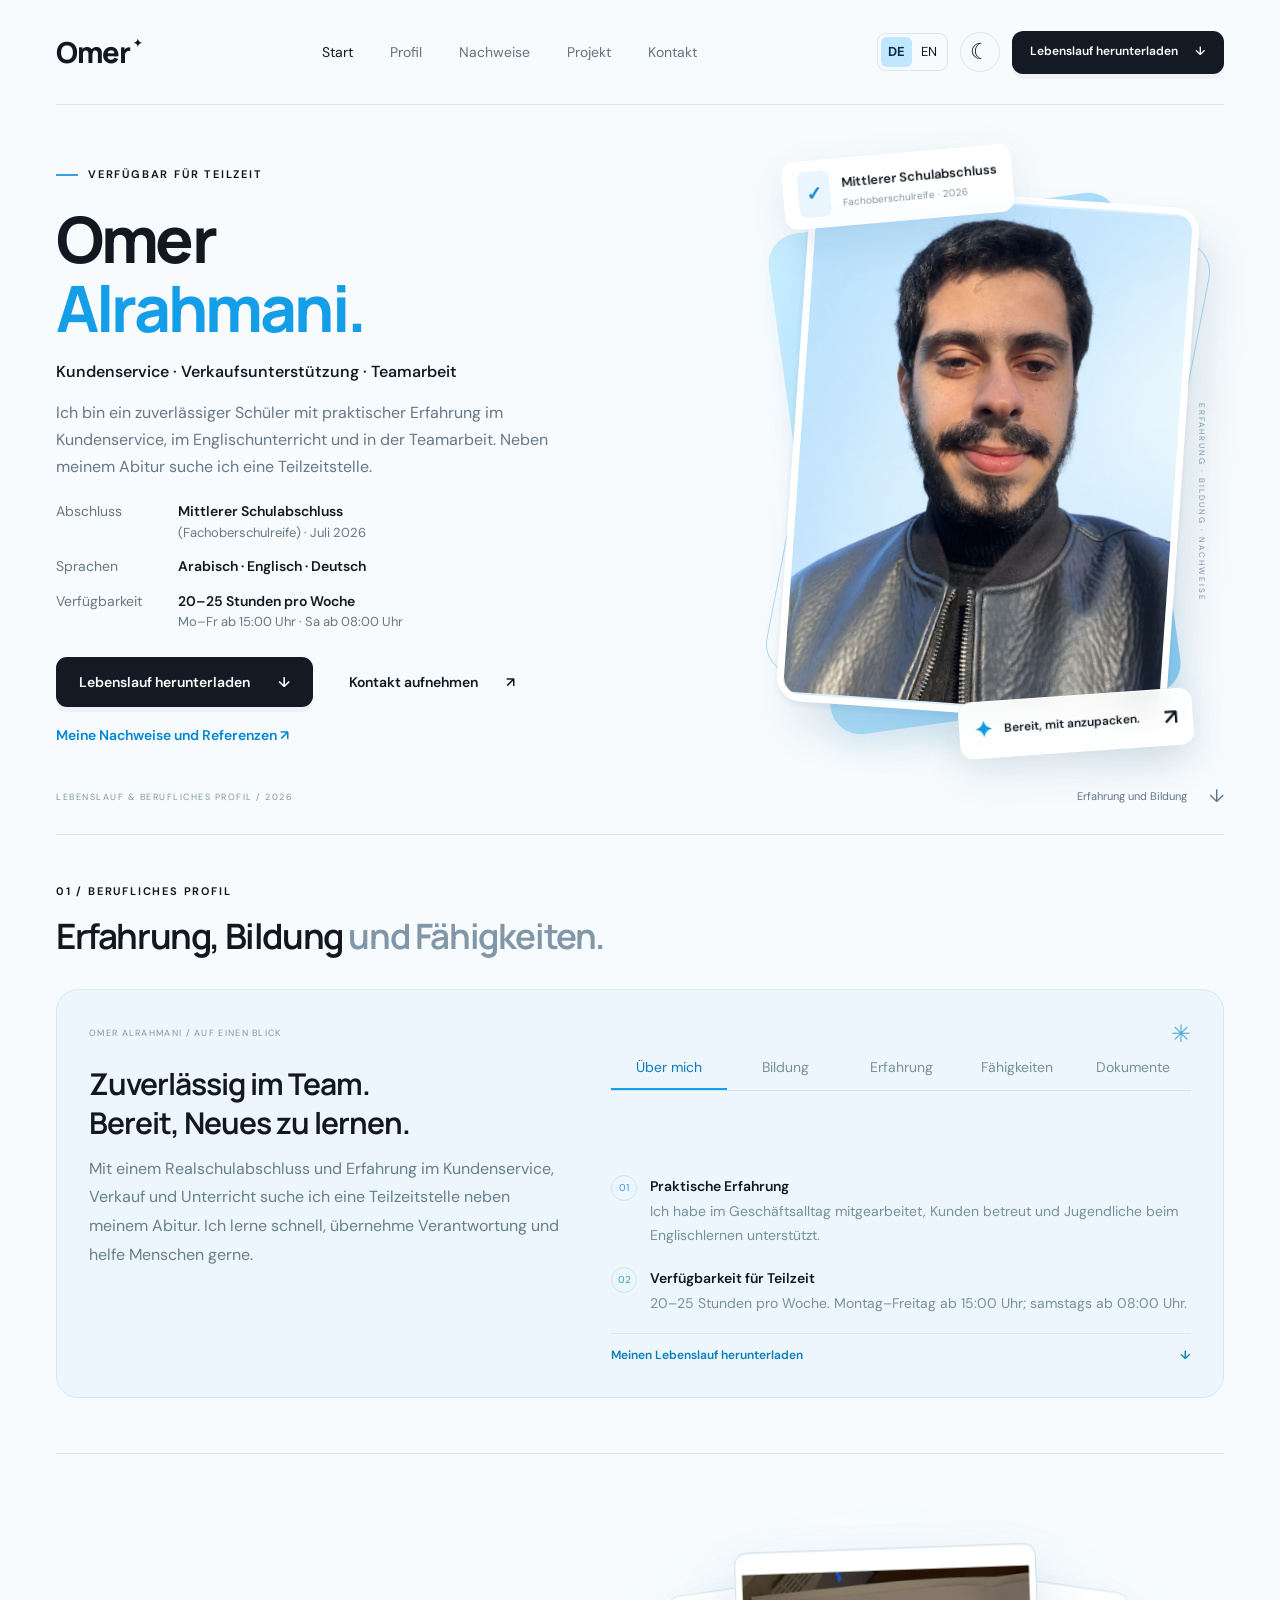
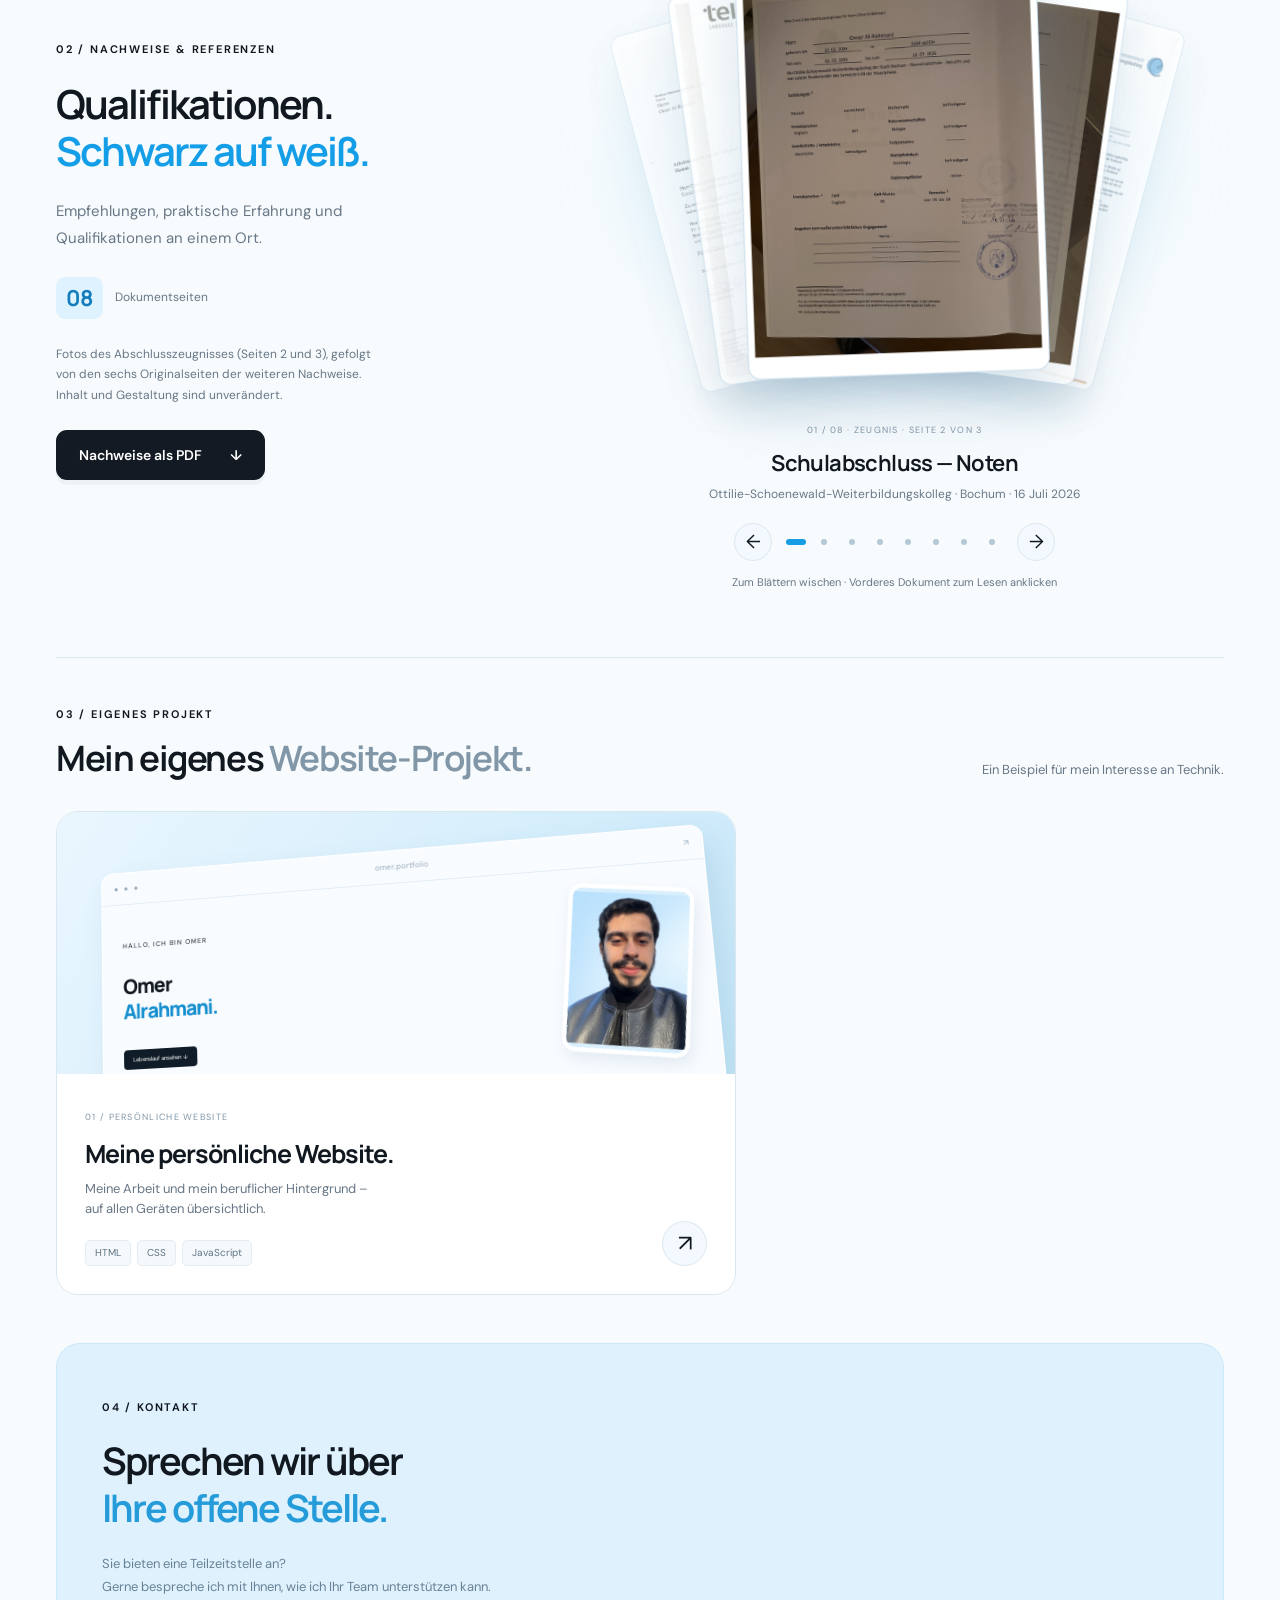
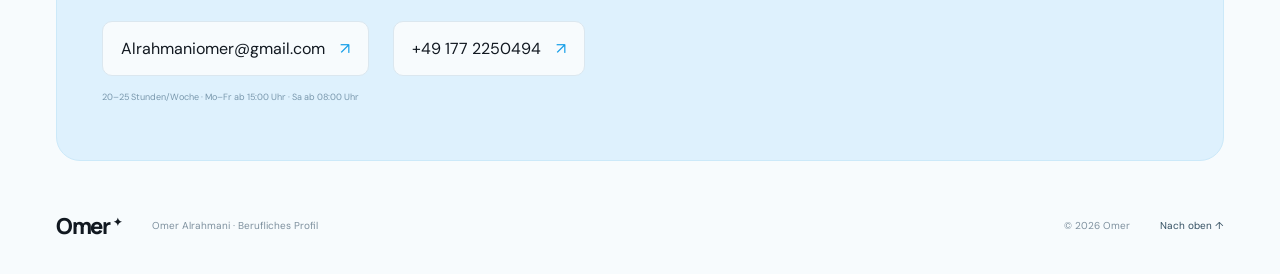
<file: index.html>
<!doctype html><html lang="de"><head><meta charset="UTF-8"><meta name="viewport" content="width=device-width,initial-scale=1"><meta name="theme-color" content="#f5faff"><meta name="description" content="Omer Alrahmani – Schüler auf dem Weg zum Abitur. Erfahrung im Kundenservice, Englischunterricht und Ehrenamt. Verfügbar für Teilzeit."><title>Omer Alrahmani — Lebenslauf, Erfahrung & Nachweise</title><link rel="icon" type="image/svg+xml" href="data:image/svg+xml,%3Csvg xmlns='http://www.w3.org/2000/svg' viewBox='0 0 64 64'%3E%3Crect width='64' height='64' rx='20' fill='%23131923'/%3E%3Ctext x='12' y='47' font-family='Arial' font-weight='700' font-size='43' fill='%23bfe7ff'%3EO.%3C/text%3E%3C/svg%3E"><script>try{const saved=localStorage.getItem("omer-theme");document.documentElement.dataset.theme=saved==="dark"?"dark":"light"}catch{}</script><link rel="stylesheet" href="styles.css"></head><body><a class="skip" href="#main">Zum Inhalt</a>
<header class="container"><a class="brand" href="#home" aria-label="Omer Startseite">Omer<span>✦</span></a><nav aria-label="Hauptnavigation"><a href="#home" class="active">Start</a><a href="#profile">Profil</a><a href="#documents">Nachweise</a><a href="#work">Projekt</a><a href="#contact">Kontakt</a></nav><div class="header-actions"><div class="language-switch" aria-label="Sprache"><a href="index.html" lang="de" hreflang="de" aria-current="page">DE</a><a href="en.html" lang="en" hreflang="en">EN</a></div><button id="theme-toggle" class="theme-toggle" aria-label="Dunkelmodus aktivieren" aria-pressed="false"><span aria-hidden="true">☾</span></button><a class="button small dark" href="documents/Omer-Alrahmani-cv.pdf" download="Omer-Alrahmani-CV.pdf">Lebenslauf herunterladen <span>↓</span></a></div></header>
<main id="main"><section id="home" class="hero container"><div class="hero-copy"><div class="eyebrow"><span class="short-line"></span> VERFÜGBAR FÜR TEILZEIT</div><h1>Omer<br><span>Alrahmani.</span></h1><p class="role">Kundenservice · Verkaufsunterstützung · Teamarbeit</p><p class="intro">Ich bin ein zuverlässiger Schüler mit praktischer Erfahrung im Kundenservice, im Englischunterricht und in der Teamarbeit. Neben meinem Abitur suche ich eine Teilzeitstelle.</p><dl class="employer-facts"><div><dt>Abschluss</dt><dd>Mittlerer Schulabschluss <span>(Fachoberschulreife) · Juli 2026</span></dd></div><div><dt>Sprachen</dt><dd>Arabisch · Englisch · Deutsch</dd></div><div><dt>Verfügbarkeit</dt><dd>20–25 Stunden pro Woche <span>Mo–Fr ab 15:00 Uhr · Sa ab 08:00 Uhr</span></dd></div></dl><div class="actions"><a href="documents/Omer-Alrahmani-cv.pdf" download="Omer-Alrahmani-CV.pdf" class="button dark">Lebenslauf herunterladen <span>↓</span></a><a href="#contact" class="button plain">Kontakt aufnehmen <span>↗</span></a></div><a href="#documents" class="qualification-link">Meine Nachweise und Referenzen <span>↗</span></a></div><div class="portrait-stage" aria-label="Porträt von Omer"><div class="outline-card"></div><div class="blue-card"></div><div class="portrait-card" id="portrait-card"><img src="assets/omer-current-blue.png" alt="Porträt von Omer Alrahmani" width="1087" height="1447" fetchpriority="high"><div class="portrait-bottom"><span>OMER</span><small>SCHÜLER · TEILZEITBEWERBER</small></div></div><div class="float-label label-top"><span class="code-icon">✓</span><div>Mittlerer Schulabschluss<small>Fachoberschulreife · 2026</small></div></div><div class="float-label label-bottom"><span class="star-icon">✦</span> Bereit, mit anzupacken.<span class="label-arrow">↗</span></div><span class="vertical-note">ERFAHRUNG · BILDUNG · NACHWEISE</span></div><div class="hero-bottom"><span>LEBENSLAUF & BERUFLICHES PROFIL / 2026</span><a href="#profile">Erfahrung und Bildung <span>↓</span></a></div></section>
<section class="background-section container"><div class="section-heading"><div><div class="eyebrow">01 / BERUFLICHES PROFIL</div><h2>Erfahrung, Bildung <span>und Fähigkeiten.</span></h2></div></div><article id="profile" class="profile-card cv-profile"><div class="profile-title"><span class="meta">OMER ALRAHMANI / AUF EINEN BLICK</span><span>✳</span></div><h3>Zuverlässig im Team.<br>Bereit, Neues zu lernen.</h3><p>Mit einem Realschulabschluss und Erfahrung im Kundenservice, Verkauf und Unterricht suche ich eine Teilzeitstelle neben meinem Abitur. Ich lerne schnell, übernehme Verantwortung und helfe Menschen gerne.</p><div class="tabs" role="tablist" aria-label="Beruflicher Hintergrund"><button id="tab-about" role="tab" aria-selected="true" aria-controls="panel-about" tabindex="0">Über mich</button><button id="tab-education" role="tab" aria-selected="false" aria-controls="panel-education" tabindex="-1">Bildung</button><button id="tab-experience" role="tab" aria-selected="false" aria-controls="panel-experience" tabindex="-1">Erfahrung</button><button id="tab-skills" role="tab" aria-selected="false" aria-controls="panel-skills" tabindex="-1">Fähigkeiten</button><button id="tab-documents" role="tab" aria-selected="false" aria-controls="panel-documents" tabindex="-1">Dokumente</button></div><div class="tab-panel" role="tabpanel" id="panel-about" aria-labelledby="tab-about"><div class="profile-row"><span>01</span><div><strong>Praktische Erfahrung</strong><p>Ich habe im Geschäftsalltag mitgearbeitet, Kunden betreut und Jugendliche beim Englischlernen unterstützt.</p></div></div><div class="profile-row"><span>02</span><div><strong>Verfügbarkeit für Teilzeit</strong><p>20–25 Stunden pro Woche. Montag–Freitag ab 15:00 Uhr; samstags ab 08:00 Uhr.</p></div></div><a class="profile-cv-link" href="documents/Omer-Alrahmani-cv.pdf" download="Omer-Alrahmani-CV.pdf">Meinen Lebenslauf herunterladen <span>↓</span></a></div><div class="tab-panel" role="tabpanel" id="panel-education" aria-labelledby="tab-education" hidden><div class="profile-row"><span>01</span><div><strong>Abitur — in Vorbereitung</strong><p>Derzeit am Ottilie-Schoenewald-Weiterbildungskolleg in Bochum.</p></div></div><div class="profile-row"><span>02</span><div><strong>Mittlerer Schulabschluss · Fachoberschulreife</strong><p>Abschluss am 16. Juli 2026 am Ottilie-Schoenewald-Weiterbildungskolleg in Bochum. Schulbesuch von Februar 2023 bis Juli 2026.</p><button class="text-link" data-document="secondary-award">Abschlusszeugnis ansehen ↗</button></div></div></div><div class="tab-panel" role="tabpanel" id="panel-experience" aria-labelledby="tab-experience" hidden><div class="profile-row"><span>01</span><div><strong>Mitarbeit im Familienbetrieb · Irak</strong><p>Unterstützung im Tagesgeschäft, Kundenbetreuung, Mithilfe im Verkauf sowie Sortieren und Vorbereiten von Waren.</p></div></div><div class="profile-row"><span>02</span><div><strong>Mitarbeit im Familienbetrieb · Griechenland</strong><p>Vorbereitung und Durchführung von Englischunterricht für Jugendliche im Alter von 15–17 Jahren, mit Übungen zu Grammatik, Wortschatz und mündlicher Kommunikation.</p></div></div><div class="profile-row"><span>03</span><div><strong>Ehrenamtliche Tätigkeit im Kino · Deutschland</strong><p>Unterstützung des Serviceteams, Getränkeausgabe und Betreuung der Besucher.</p></div></div></div><div class="tab-panel" role="tabpanel" id="panel-skills" aria-labelledby="tab-skills" hidden><div class="language-list"><div><strong>Arabisch</strong><span>Muttersprache</span></div><div><strong>Englisch</strong><span>C1 · Selbsteinschätzung (Lebenslauf); Schulzeugnis: B1</span></div><div><strong>Deutsch</strong><span>B1 · telc-Zertifikat</span></div></div><div class="tags skill-tags"><span>Kundenservice</span><span>Teamarbeit</span><span>Zuverlässigkeit</span><span>Kommunikation</span><span>Schnelle Auffassungsgabe</span></div></div><div class="tab-panel" role="tabpanel" id="panel-documents" aria-labelledby="tab-documents" hidden><div class="document-links"><a href="documents/Omer-Alrahmani-cv.pdf" download="Omer-Alrahmani-CV.pdf">Original-Lebenslauf herunterladen <span>PDF ↓</span></a><a href="#documents">Dokumentensammlung ansehen <span>8 Dokumentseiten ↗</span></a><a href="documents/omer-original-documents.pdf" download>Nachweise herunterladen <span>PDF ↓</span></a></div><p class="panel-note">Original-Lebenslauf, Schulabschluss, Schulschreiben, Malteser-Arbeitszeugnis und telc Deutsch B1-Zertifikat.</p></div></article></section><section id="documents" class="document-showcase container" aria-labelledby="documents-title"><div class="document-intro"><div class="eyebrow">02 / NACHWEISE & REFERENZEN</div><h2 id="documents-title">Qualifikationen.<br><span>Schwarz auf weiß.</span></h2><p>Empfehlungen, praktische Erfahrung und Qualifikationen an einem Ort.</p><div class="collection-badge"><span>08</span> Dokumentseiten</div><p class="summary-disclosure">Fotos des Abschlusszeugnisses (Seiten 2 und 3), gefolgt von den sechs Originalseiten der weiteren Nachweise. Inhalt und Gestaltung sind unverändert.</p><a class="button dark" href="documents/omer-original-documents.pdf" download="Omer-Original-Documents.pdf">Nachweise als PDF <span>↓</span></a></div><div class="deck-area"><div class="document-deck" id="document-deck" role="region" aria-roledescription="carousel" aria-label="Berufliche Dokumente" tabindex="0"><p class="deck-loading">Dokumente werden geladen…</p></div><div class="deck-description" aria-live="polite"><span id="document-category" class="meta"></span><h3 id="document-title"></h3><p id="document-issuer"></p></div><div class="deck-controls"><button class="round-button" id="document-prev" aria-label="Vorheriges Dokument">←</button><div id="deck-dots" aria-label="Dokument auswählen"></div><button class="round-button" id="document-next" aria-label="Nächstes Dokument">→</button></div><p class="deck-help">Zum Blättern wischen · Vorderes Dokument zum Lesen anklicken</p></div></section><section id="work" class="workspace container"><div class="section-heading"><div><div class="eyebrow">03 / EIGENES PROJEKT</div><h2>Mein eigenes <span>Website-Projekt.</span></h2></div><p>Ein Beispiel für mein Interesse an Technik.</p></div><div class="work-grid"><article class="project-card"><div class="project-preview"><div class="preview-window"><div class="window-bar"><span>● ● ●</span><span>omer.portfolio</span><span>↗</span></div><div class="preview-content"><small>HALLO, ICH BIN OMER</small><h3>Omer<br><span>Alrahmani.</span></h3><span class="preview-button">Lebenslauf ansehen ↓</span><div class="preview-portrait"><img src="assets/omer-current-blue.png" alt="" loading="lazy"></div></div></div></div><div class="project-info"><div><span class="meta">01 / PERSÖNLICHE WEBSITE</span><h3>Meine persönliche Website.</h3><p>Meine Arbeit und mein beruflicher Hintergrund – auf allen Geräten übersichtlich.</p><div class="tags"><span>HTML</span><span>CSS</span><span>JavaScript</span></div></div><button class="round-button" id="project-open" aria-label="Projektdetails ansehen">↗</button></div></article></div></section>
<section id="contact" class="contact container"><div class="contact-copy"><div class="eyebrow">04 / KONTAKT</div><h2>Sprechen wir über<br><span>Ihre offene Stelle.</span><span class="contact-star" aria-hidden="true">✳</span></h2><p>Sie bieten eine Teilzeitstelle an?<br>Gerne bespreche ich mit Ihnen, wie ich Ihr Team unterstützen kann.</p><div class="direct-contact"><a href="mailto:Alrahmaniomer@gmail.com">Alrahmaniomer@gmail.com <span>↗</span></a><a href="tel:+491772250494">+49 177 2250494 <span>↗</span></a></div><span class="contact-note">20–25 Stunden/Woche · Mo–Fr ab 15:00 Uhr · Sa ab 08:00 Uhr</span></div></section></main>
<footer class="container"><a class="brand" href="#home">Omer<span>✦</span></a><p>Omer Alrahmani · Berufliches Profil</p><span>© <span id="year"></span> Omer</span><a href="#home">Nach oben ↑</a></footer><dialog id="project-dialog"><button class="dialog-close" aria-label="Projektdetails schließen">×</button><div class="eyebrow">PROJEKT 01</div><h2>Meine persönliche Website.</h2><p>Eine persönliche Website mit meinen Projekten und meinem beruflichen Hintergrund.</p><ul><li>Angepasstes Layout für Computer, Tablet und Smartphone.</li><li>Porträt mit dezentem räumlichem Effekt.</li><li>Übersicht über Werdegang, Fähigkeiten und berufliche Dokumente.</li></ul><div class="tags"><span>HTML</span><span>CSS</span><span>JavaScript</span></div><p class="panel-note">Sie sehen sich dieses Projekt gerade an.</p><button class="button dark dialog-done">Weiter ansehen ↗</button></dialog><dialog id="document-viewer" aria-labelledby="viewer-title"><div class="viewer-header"><div><span class="meta" id="viewer-counter"></span><h2 id="viewer-title">Dokumentenansicht</h2></div><button id="viewer-close" class="round-button" aria-label="Dokumentenansicht schließen">×</button></div><div class="viewer-toolbar"><button id="viewer-prev" aria-label="Vorheriges Dokument">←</button><button id="viewer-next" aria-label="Nächstes Dokument">→</button><span class="toolbar-divider"></span><button id="zoom-out" aria-label="Verkleinern">−</button><span id="zoom-level" aria-live="polite">100%</span><button id="zoom-in" aria-label="Vergrößern">+</button><button id="zoom-fit">Einpassen</button><a id="viewer-download" href="documents/omer-original-documents.pdf" download="Omer-Original-Documents.pdf">PDF herunterladen ↓</a></div><div id="document-viewport" class="document-viewport"><img id="viewer-image" alt=""></div><p class="viewer-disclosure">Originaldokument · Text, Unterschriften, Stempel und Seitengestaltung sind unverändert.</p></dialog><div id="toast" role="status"></div><script src="script-de.js"></script></body></html>
</file>
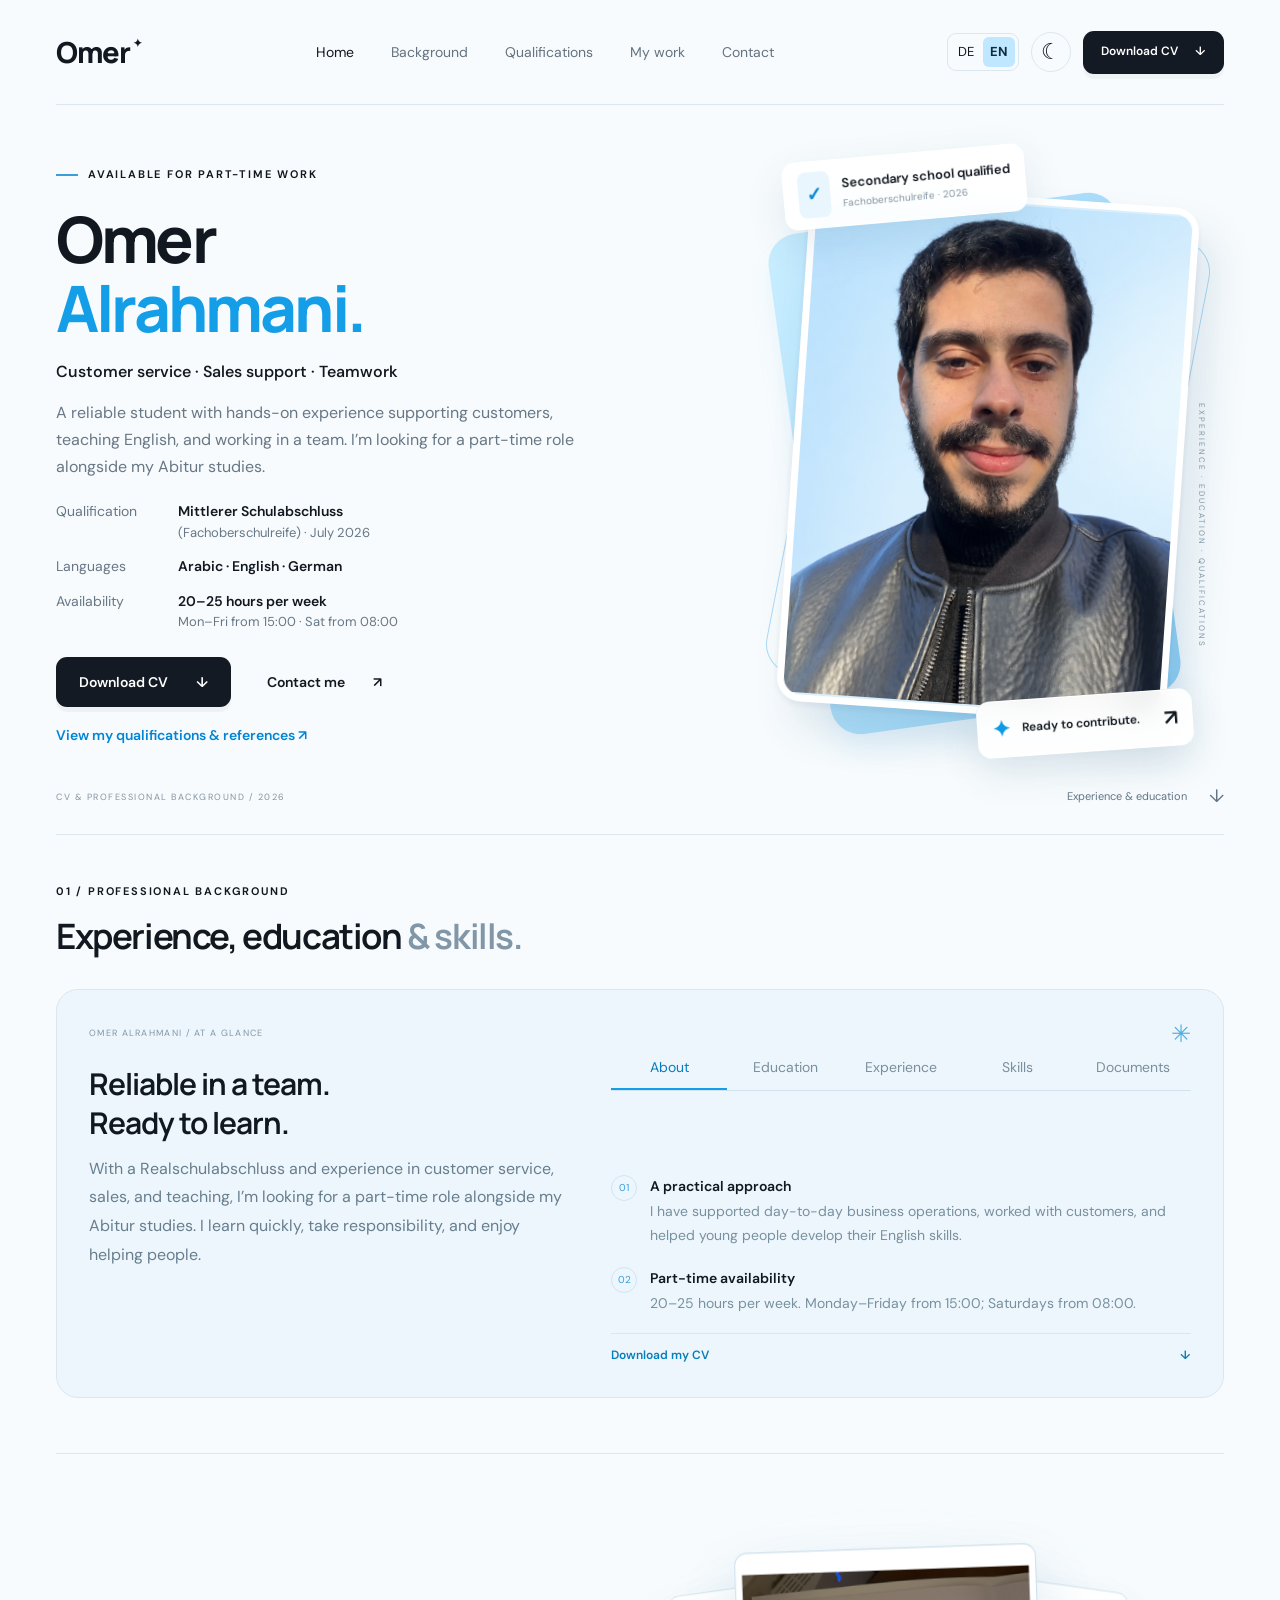
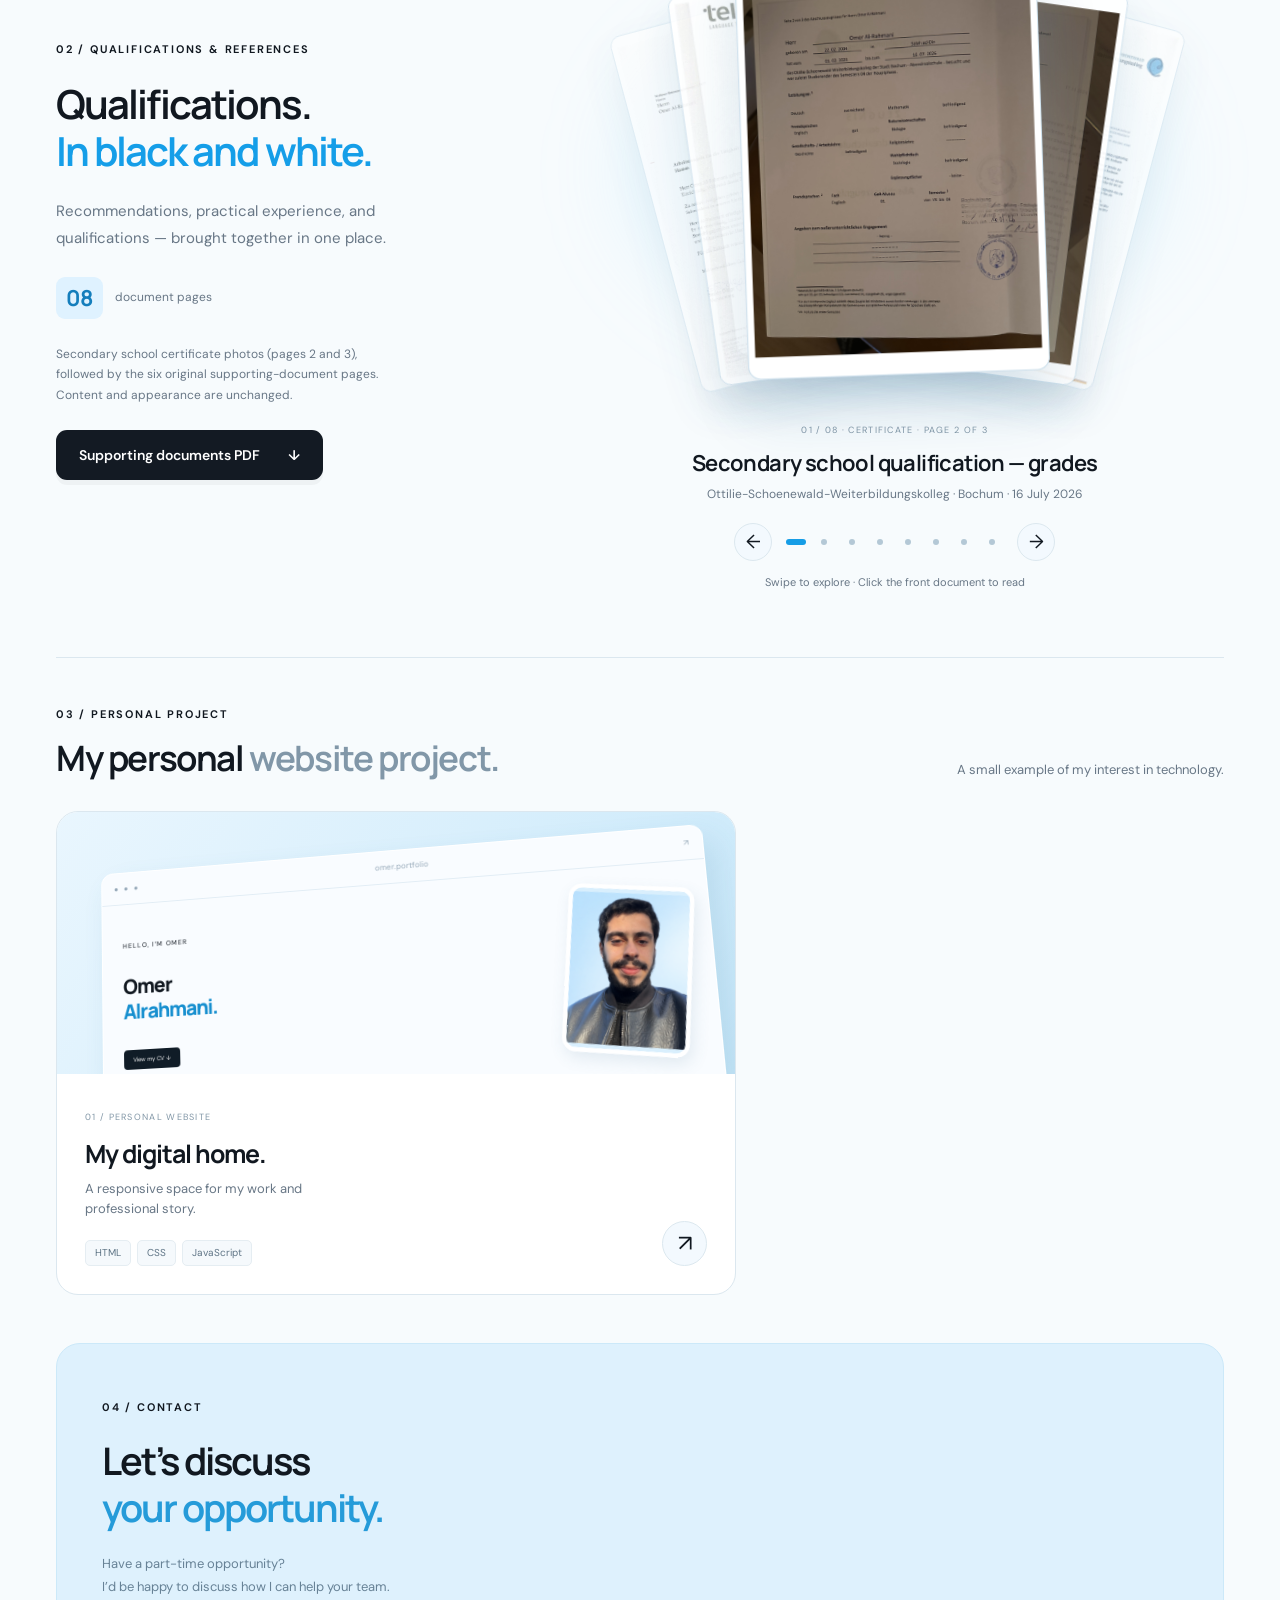
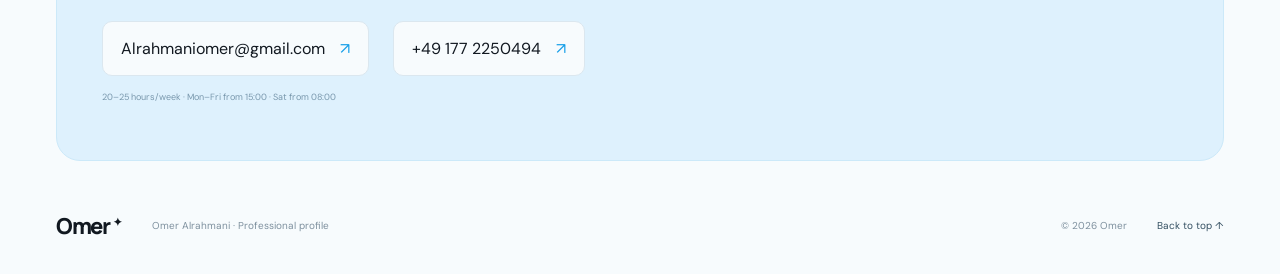
<file: en.html>
<!doctype html><html lang="en"><head><meta charset="UTF-8"><meta name="viewport" content="width=device-width,initial-scale=1"><meta name="theme-color" content="#f5faff"><meta name="description" content="Omer Alrahmani — student working toward his Abitur, with experience in customer service, English teaching, and volunteering. Available for part-time work."><title>Omer Alrahmani — CV, Experience & Qualifications</title><link rel="icon" type="image/svg+xml" href="data:image/svg+xml,%3Csvg xmlns='http://www.w3.org/2000/svg' viewBox='0 0 64 64'%3E%3Crect width='64' height='64' rx='20' fill='%23131923'/%3E%3Ctext x='12' y='47' font-family='Arial' font-weight='700' font-size='43' fill='%23bfe7ff'%3EO.%3C/text%3E%3C/svg%3E"><script>try{const saved=localStorage.getItem("omer-theme");document.documentElement.dataset.theme=saved==="dark"?"dark":"light"}catch{}</script><link rel="stylesheet" href="styles.css"></head><body><a class="skip" href="#main">Skip to content</a>
<header class="container"><a class="brand" href="#home" aria-label="Omer home">Omer<span>✦</span></a><nav aria-label="Main navigation"><a href="#home" class="active">Home</a><a href="#profile">Background</a><a href="#documents">Qualifications</a><a href="#work">My work</a><a href="#contact">Contact</a></nav><div class="header-actions"><div class="language-switch" aria-label="Language"><a href="index.html" lang="de" hreflang="de">DE</a><a href="en.html" lang="en" hreflang="en" aria-current="page">EN</a></div><button id="theme-toggle" class="theme-toggle" aria-label="Switch to dark mode" aria-pressed="false"><span aria-hidden="true">☾</span></button><a class="button small dark" href="documents/Omer-Alrahmani-cv.pdf" download="Omer-Alrahmani-CV.pdf">Download CV <span>↓</span></a></div></header>
<main id="main"><section id="home" class="hero container"><div class="hero-copy"><div class="eyebrow"><span class="short-line"></span> AVAILABLE FOR PART-TIME WORK</div><h1>Omer<br><span>Alrahmani.</span></h1><p class="role">Customer service · Sales support · Teamwork</p><p class="intro">A reliable student with hands-on experience supporting customers, teaching English, and working in a team. I’m looking for a part-time role alongside my Abitur studies.</p><dl class="employer-facts"><div><dt>Qualification</dt><dd>Mittlerer Schulabschluss <span>(Fachoberschulreife) · July 2026</span></dd></div><div><dt>Languages</dt><dd>Arabic · English · German</dd></div><div><dt>Availability</dt><dd>20–25 hours per week <span>Mon–Fri from 15:00 · Sat from 08:00</span></dd></div></dl><div class="actions"><a href="documents/Omer-Alrahmani-cv.pdf" download="Omer-Alrahmani-CV.pdf" class="button dark">Download CV <span>↓</span></a><a href="#contact" class="button plain">Contact me <span>↗</span></a></div><a href="#documents" class="qualification-link">View my qualifications & references <span>↗</span></a></div><div class="portrait-stage" aria-label="Portrait of Omer with layered dimensional presentation"><div class="outline-card"></div><div class="blue-card"></div><div class="portrait-card" id="portrait-card"><img src="assets/omer-current-blue.png" alt="Portrait of Omer Alrahmani" width="1087" height="1447" fetchpriority="high"><div class="portrait-bottom"><span>OMER</span><small>STUDENT · PART-TIME APPLICANT</small></div></div><div class="float-label label-top"><span class="code-icon">✓</span><div>Secondary school qualified<small>Fachoberschulreife · 2026</small></div></div><div class="float-label label-bottom"><span class="star-icon">✦</span> Ready to contribute.<span class="label-arrow">↗</span></div><span class="vertical-note">EXPERIENCE · EDUCATION · QUALIFICATIONS</span></div><div class="hero-bottom"><span>CV & PROFESSIONAL BACKGROUND / 2026</span><a href="#profile">Experience & education <span>↓</span></a></div></section>
<section class="background-section container"><div class="section-heading"><div><div class="eyebrow">01 / PROFESSIONAL BACKGROUND</div><h2>Experience, education <span>& skills.</span></h2></div></div><article id="profile" class="profile-card cv-profile"><div class="profile-title"><span class="meta">OMER ALRAHMANI / AT A GLANCE</span><span>✳</span></div><h3>Reliable in a team.<br>Ready to learn.</h3><p>With a Realschulabschluss and experience in customer service, sales, and teaching, I’m looking for a part-time role alongside my Abitur studies. I learn quickly, take responsibility, and enjoy helping people.</p><div class="tabs" role="tablist" aria-label="Professional background"><button id="tab-about" role="tab" aria-selected="true" aria-controls="panel-about" tabindex="0">About</button><button id="tab-education" role="tab" aria-selected="false" aria-controls="panel-education" tabindex="-1">Education</button><button id="tab-experience" role="tab" aria-selected="false" aria-controls="panel-experience" tabindex="-1">Experience</button><button id="tab-skills" role="tab" aria-selected="false" aria-controls="panel-skills" tabindex="-1">Skills</button><button id="tab-documents" role="tab" aria-selected="false" aria-controls="panel-documents" tabindex="-1">Documents</button></div><div class="tab-panel" role="tabpanel" id="panel-about" aria-labelledby="tab-about"><div class="profile-row"><span>01</span><div><strong>A practical approach</strong><p>I have supported day-to-day business operations, worked with customers, and helped young people develop their English skills.</p></div></div><div class="profile-row"><span>02</span><div><strong>Part-time availability</strong><p>20–25 hours per week. Monday–Friday from 15:00; Saturdays from 08:00.</p></div></div><a class="profile-cv-link" href="documents/Omer-Alrahmani-cv.pdf" download="Omer-Alrahmani-CV.pdf">Download my CV <span>↓</span></a></div><div class="tab-panel" role="tabpanel" id="panel-education" aria-labelledby="tab-education" hidden><div class="profile-row"><span>01</span><div><strong>Abitur — in progress</strong><p>Currently studying at Ottilie-Schoenewald-Weiterbildungskolleg in Bochum.</p></div></div><div class="profile-row"><span>02</span><div><strong>Mittlerer Schulabschluss · Fachoberschulreife</strong><p>Completed 16 July 2026 at Ottilie-Schoenewald-Weiterbildungskolleg, Bochum. Attended February 2023–July 2026.</p><button class="text-link" data-document="secondary-award">View qualification certificate ↗</button></div></div></div><div class="tab-panel" role="tabpanel" id="panel-experience" aria-labelledby="tab-experience" hidden><div class="profile-row"><span>01</span><div><strong>Family business support · Iraq</strong><p>Supported daily operations, served customers, assisted with sales, and sorted and prepared goods.</p></div></div><div class="profile-row"><span>02</span><div><strong>Family business support · Greece</strong><p>Prepared and delivered English lessons for teenagers aged 15–17, helping with grammar, vocabulary, and spoken communication.</p></div></div><div class="profile-row"><span>03</span><div><strong>Cinema volunteer · Germany</strong><p>Supported the service team, served drinks, and assisted visitors.</p></div></div></div><div class="tab-panel" role="tabpanel" id="panel-skills" aria-labelledby="tab-skills" hidden><div class="language-list"><div><strong>Arabic</strong><span>Native</span></div><div><strong>English</strong><span>C1 · self-assessed (CV); school certificate: B1</span></div><div><strong>German</strong><span>B1 · telc certificate</span></div></div><div class="tags skill-tags"><span>Customer service</span><span>Teamwork</span><span>Reliability</span><span>Communication</span><span>Quick learning</span></div></div><div class="tab-panel" role="tabpanel" id="panel-documents" aria-labelledby="tab-documents" hidden><div class="document-links"><a href="documents/Omer-Alrahmani-cv.pdf" download="Omer-Alrahmani-CV.pdf">Download my original CV <span>PDF ↓</span></a><a href="#documents">Explore the floating document collection <span>8 document pages ↗</span></a><a href="documents/omer-original-documents.pdf" download>Download my supporting documents <span>PDF ↓</span></a></div><p class="panel-note">Original CV, secondary school qualification, school letters, Malteser work reference, and telc Deutsch B1 certificate.</p></div></article></section><section id="documents" class="document-showcase container" aria-labelledby="documents-title"><div class="document-intro"><div class="eyebrow">02 / QUALIFICATIONS & REFERENCES</div><h2 id="documents-title">Qualifications.<br><span>In black and white.</span></h2><p>Recommendations, practical experience, and qualifications — brought together in one place.</p><div class="collection-badge"><span>08</span> document pages</div><p class="summary-disclosure">Secondary school certificate photos (pages 2 and 3), followed by the six original supporting-document pages. Content and appearance are unchanged.</p><a class="button dark" href="documents/omer-original-documents.pdf" download="Omer-Original-Documents.pdf">Supporting documents PDF <span>↓</span></a></div><div class="deck-area"><div class="document-deck" id="document-deck" role="region" aria-roledescription="carousel" aria-label="Professional documents" tabindex="0"><p class="deck-loading">Loading documents…</p></div><div class="deck-description" aria-live="polite"><span id="document-category" class="meta"></span><h3 id="document-title"></h3><p id="document-issuer"></p></div><div class="deck-controls"><button class="round-button" id="document-prev" aria-label="Previous document">←</button><div id="deck-dots" aria-label="Select a document"></div><button class="round-button" id="document-next" aria-label="Next document">→</button></div><p class="deck-help">Swipe to explore · Click the front document to read</p></div></section><section id="work" class="workspace container"><div class="section-heading"><div><div class="eyebrow">03 / PERSONAL PROJECT</div><h2>My personal <span>website project.</span></h2></div><p>A small example of my interest in technology.</p></div><div class="work-grid"><article class="project-card"><div class="project-preview"><div class="preview-window"><div class="window-bar"><span>● ● ●</span><span>omer.portfolio</span><span>↗</span></div><div class="preview-content"><small>HELLO, I’M OMER</small><h3>Omer<br><span>Alrahmani.</span></h3><span class="preview-button">View my CV ↓</span><div class="preview-portrait"><img src="assets/omer-current-blue.png" alt="" loading="lazy"></div></div></div></div><div class="project-info"><div><span class="meta">01 / PERSONAL WEBSITE</span><h3>My digital home.</h3><p>A responsive space for my work and professional story.</p><div class="tags"><span>HTML</span><span>CSS</span><span>JavaScript</span></div></div><button class="round-button" id="project-open" aria-label="View portfolio project details">↗</button></div></article></div></section>
<section id="contact" class="contact container"><div class="contact-copy"><div class="eyebrow">04 / CONTACT</div><h2>Let’s discuss<br><span>your opportunity.</span><span class="contact-star" aria-hidden="true">✳</span></h2><p>Have a part-time opportunity?<br>I’d be happy to discuss how I can help your team.</p><div class="direct-contact"><a href="mailto:Alrahmaniomer@gmail.com">Alrahmaniomer@gmail.com <span>↗</span></a><a href="tel:+491772250494">+49 177 2250494 <span>↗</span></a></div><span class="contact-note">20–25 hours/week · Mon–Fri from 15:00 · Sat from 08:00</span></div></section></main>
<footer class="container"><a class="brand" href="#home">Omer<span>✦</span></a><p>Omer Alrahmani · Professional profile</p><span>© <span id="year"></span> Omer</span><a href="#home">Back to top ↑</a></footer><dialog id="project-dialog"><button class="dialog-close" aria-label="Close project details">×</button><div class="eyebrow">PROJECT 01</div><h2>My digital home.</h2><p>A personal portfolio that brings my projects and professional background into one compact experience.</p><ul><li>Responsive layout for desktop, tablet, and mobile.</li><li>Layered portrait with subtle interactive depth.</li><li>Tabbed background, skills, and professional documents.</li></ul><div class="tags"><span>HTML</span><span>CSS</span><span>JavaScript</span></div><p class="panel-note">You’re exploring this project now.</p><button class="button dark dialog-done">Continue exploring ↗</button></dialog><dialog id="document-viewer" aria-labelledby="viewer-title"><div class="viewer-header"><div><span class="meta" id="viewer-counter"></span><h2 id="viewer-title">Document reader</h2></div><button id="viewer-close" class="round-button" aria-label="Close document reader">×</button></div><div class="viewer-toolbar"><button id="viewer-prev" aria-label="Previous document">←</button><button id="viewer-next" aria-label="Next document">→</button><span class="toolbar-divider"></span><button id="zoom-out" aria-label="Zoom out">−</button><span id="zoom-level" aria-live="polite">100%</span><button id="zoom-in" aria-label="Zoom in">+</button><button id="zoom-fit">Fit</button><a id="viewer-download" href="documents/omer-original-documents.pdf" download="Omer-Original-Documents.pdf">Download PDF ↓</a></div><div id="document-viewport" class="document-viewport"><img id="viewer-image" alt=""></div><p class="viewer-disclosure">Original document · Text, signatures, stamps, and page design are unchanged.</p></dialog><div id="toast" role="status"></div><script src="script.js"></script></body></html>
</file>
<file: styles.css>
@import url('https://fonts.googleapis.com/css2?family=DM+Sans:wght@400;450;500;550;600;650;700&family=Manrope:wght@400;500;600;650;700;750;800&display=swap');
:root{color-scheme:light;--ink:#111820;--muted:#687786;--blue:#0085d5;--line:#dbe7ef;--paper:#f7fbfd}*{box-sizing:border-box}html{scroll-behavior:smooth;scroll-padding-top:35px}body{margin:0;color:var(--ink);background:var(--paper);font-family:'DM Sans',sans-serif;font-size:16px;line-height:1.6}button,input,textarea{font:inherit}button,a{-webkit-tap-highlight-color:transparent}button{cursor:pointer;color:inherit}a{color:inherit;text-decoration:none}::selection{background:#b3e2ff}button:focus-visible,a:focus-visible,input:focus-visible,textarea:focus-visible{outline:3px solid #1486c9;outline-offset:5px}.container{width:calc(100% - 112px);max-width:1240px;margin:auto}header{height:105px;display:flex;align-items:center;justify-content:space-between;gap:25px;border-bottom:1px solid var(--line)}.brand{font:800 29px Manrope,sans-serif;letter-spacing:-1.5px;display:flex;align-items:flex-start;gap:4px}.brand span{font-size:11px;letter-spacing:0;margin-top:3px}nav{display:flex;gap:37px}nav a{font-size:14px;color:#65727f;transition:color .2s}nav a:hover,nav .active{color:#111820}.button{display:inline-flex;align-items:center;justify-content:center;gap:28px;min-height:49px;border-radius:11px;padding:13px 22px;font-size:14px;font-weight:600;border:1px solid transparent;transition:transform .2s,box-shadow .2s}.button:hover{transform:translateY(-3px);box-shadow:0 8px 20px #172b4018}.dark{background:#131a23;color:#fff;box-shadow:0 5px 0 #00000009}.small{font-size:12px;min-height:43px;padding:10px 17px;gap:17px}.plain{background:transparent;color:var(--ink)}.hero{position:relative;display:grid;grid-template-columns:1.1fr 1fr;gap:30px;align-items:center;min-height:730px;padding:65px 0 105px}.hero-copy{position:relative;z-index:2}.eyebrow{font-size:11px;font-weight:650;letter-spacing:1.8px;display:flex;align-items:center;gap:10px}.short-line{width:22px;height:2px;background:#3b9ddb}h1{font:750 clamp(52px,5.65vw,80px)/1.12 Manrope,sans-serif;letter-spacing:-4.2px;margin:26px 0 22px}h1>span{color:#159ee8}.role{font-weight:550;font-size:17px;margin:0 0 14px}.intro{font-size:16px;max-width:350px;color:var(--muted);line-height:1.8;margin:0 0 26px}.actions{display:flex;gap:13px}.hero-footnote{display:flex;align-items:center;gap:12px;margin-top:35px}.asterisk{font-size:34px;color:#81c9f3;line-height:1}.hero-footnote p{font-size:11px;color:#87929b;line-height:1.5;margin:0}.hero-footnote strong{font-weight:500;color:#536373}.portrait-stage{height:500px;position:relative;perspective:1100px;isolation:isolate}.portrait-card{position:absolute;inset:10px 28px 0 20px;background:#e3f2fc;border:7px solid #fff;border-radius:29px;overflow:hidden;box-shadow:18px 27px 42px #20578020,0 3px 7px #103c6812;transform:rotate(4deg);transform-style:preserve-3d;transition:transform .4s ease;will-change:transform}.portrait-card img{width:100%;height:100%;object-fit:cover;object-position:50% 34%;display:block}.portrait-bottom{position:absolute;left:0;right:0;bottom:0;background:linear-gradient(0deg,#101922b5,transparent);color:#fff;padding:55px 22px 18px;display:flex;align-items:center;justify-content:space-between}.portrait-bottom>span{font-weight:650;font-size:15px;letter-spacing:2px}.portrait-bottom small{font-size:7px;letter-spacing:1.6px}.blue-card{position:absolute;inset:16px 32px -2px 5px;border-radius:30px;background:linear-gradient(120deg,#c8edff,#8fcff5);transform:rotate(-8deg);box-shadow:0 20px 25px #56aeeb1a}.outline-card{position:absolute;inset:13px 12px 6px 12px;border:1px solid #acd9f5;border-radius:31px;transform:rotate(11deg)}.float-label{position:absolute;z-index:4;background:#ffffffed;border:1px solid #fff;backdrop-filter:blur(12px);border-radius:13px;box-shadow:0 15px 40px #0f50721b;display:flex;align-items:center;gap:12px;padding:14px 17px;font-size:13px;font-weight:600;animation:bob 7s ease-in-out infinite}.label-top{top:30px;left:-42px;transform:rotate(-5deg)}.label-top small{display:block;font-weight:400;color:#81929f;font-size:10px;margin-top:1px}.code-icon{background:#e9f6fe;border-radius:8px;padding:8px;color:#138cd2;font-weight:700;font-size:19px}.label-bottom{bottom:37px;right:-17px;transform:rotate(-4deg);animation-delay:-3s;font-size:12px}.star-icon{font-size:22px;color:#1099e5}.label-arrow{padding-left:12px;font-size:22px}.vertical-note{position:absolute;right:-27px;top:40%;writing-mode:vertical-rl;font-size:8px;letter-spacing:2px;color:#8096a8}.hero-bottom{position:absolute;bottom:23px;left:0;right:0;display:flex;align-items:center;justify-content:space-between;font-size:9px;letter-spacing:1.5px;color:#8394a2}.hero-bottom a{display:flex;align-items:center;gap:22px;letter-spacing:0;font-size:11px;color:#607485}.hero-bottom a span{font-size:18px}.workspace{padding:68px 0 80px;border-top:1px solid var(--line)}.section-heading{display:flex;align-items:end;justify-content:space-between;gap:25px;margin-bottom:30px}h2{font:650 35px/1.25 Manrope,sans-serif;letter-spacing:-1.4px;margin:14px 0 0}h2>span{color:#8197a8}.section-heading>p{font-size:13px;color:var(--muted);margin:0}.work-grid{display:grid;grid-template-columns:1fr 1fr;gap:24px;align-items:stretch}.project-card,.profile-card{border:1px solid var(--line);border-radius:22px;overflow:hidden;background:#fff}.project-preview{height:262px;background:linear-gradient(125deg,#e9f6fe,#c8e8fa);padding:35px 30px 0;overflow:hidden;perspective:1000px}.preview-window{border:1px solid #fff;border-radius:12px;overflow:hidden;background:#f9fcff;box-shadow:10px 15px 30px #39779e24;transform:rotateX(8deg) rotateY(-8deg) rotateZ(-3deg);width:100%;height:255px;transition:transform .4s}.project-card:hover .preview-window{transform:rotateX(0) rotateY(0) rotateZ(-1deg)}.window-bar{display:flex;justify-content:space-between;padding:10px 13px;border-bottom:1px solid #e2edf5;font-size:8px;color:#95a8b8}.window-bar>span:first-child{letter-spacing:2px}.preview-content{padding:28px 22px;position:relative}.preview-content>small{font-size:7px;letter-spacing:1px}.preview-content h3{font:800 21px/1.2 Manrope,sans-serif;letter-spacing:-1px;position:relative;z-index:1}.preview-content h3 span{color:#178fcf}.preview-button{background:#101c27;color:#fff;border-radius:4px;padding:6px 10px;font-size:6px}.preview-portrait{position:absolute;right:21px;top:20px;width:120px;height:165px;border:4px solid #fff;border-radius:13px;overflow:hidden;transform:rotate(7deg);box-shadow:3px 6px 15px #42739120}.preview-portrait img{width:100%;height:100%;object-fit:cover}.project-info{padding:28px;display:flex;align-items:center;gap:12px;justify-content:space-between}.meta{font-size:9px;letter-spacing:1.3px;color:#8196a6}.project-info h3{font:700 25px Manrope,sans-serif;letter-spacing:-1px;margin:8px 0}.project-info p{font-size:13px;color:var(--muted);max-width:290px;margin:0 0 20px}.tags{display:flex;gap:6px;flex-wrap:wrap}.tags span{font-size:10px;border:1px solid #e5edf2;background:#f5f9fc;color:#5e7485;border-radius:5px;padding:4px 9px}.round-button{align-self:flex-end;width:45px;height:45px;flex-shrink:0;border-radius:50%;border:1px solid #dce8ef;background:#f3f9fe;font-size:23px;transition:.2s}.round-button:hover{background:#d7efff;transform:rotate(8deg)}.profile-card{padding:27px;background:#edf6fc}.profile-title{display:flex;align-items:center;justify-content:space-between}.profile-title>span:last-child{font-size:24px;color:#54ace1;line-height:1}.profile-card>h3{font:650 26px/1.3 Manrope,sans-serif;letter-spacing:-1px;margin:18px 0 13px}.profile-card>p{font-size:13px;color:#677e8e;line-height:1.8;margin:0 0 23px;max-width:410px}.tabs{display:flex;gap:3px;border-bottom:1px solid #d0e3ef}.tabs button{flex:1;border:0;border-bottom:2px solid transparent;background:none;padding:10px 4px;font-size:12px;color:#7a8f9d;white-space:nowrap}.tabs button[aria-selected=true]{color:#087cc1;border-color:#159ee8}.tab-panel{min-height:148px;padding-top:18px}.tab-panel[hidden]{display:none}.profile-row{display:flex;gap:13px;margin:0 0 15px}.profile-row>span{font-size:10px;color:#369ed9;border:1px solid #cde5f4;min-width:26px;height:26px;display:grid;place-items:center;border-radius:50%;margin-top:2px}.profile-row strong{font-size:12px;font-weight:600}.profile-row p{font-size:11px;line-height:1.6;color:#78909f;margin:2px 0 0}.panel-note{font-size:11px;color:#718696;line-height:1.7;margin:14px 0 0}.skill-tags span{font-size:11px;background:#fff;padding:7px 10px}.document-links button{display:flex;justify-content:space-between;align-items:center;gap:10px;width:100%;background:none;border:0;border-bottom:1px solid #dbe9f1;padding:7px 0;text-align:left;font-size:11px}.document-links button span{font-size:9px;color:#7b92a1;white-space:nowrap}.contact{display:grid;grid-template-columns:1fr 1.15fr;gap:80px;padding:55px 45px;background:#def1fd;border:1px solid #cce9f9;border-radius:24px;margin-bottom:47px}.contact-copy{position:relative}.contact h2{font-size:49px;margin:20px 0;position:relative;letter-spacing:-2px}.contact h2>span{color:#259bd9}.contact h2 .contact-star{position:absolute;right:10px;top:15px;font-size:66px;color:#a2d9f7;text-shadow:2px 5px 0 #77c0eb33;transform:rotate(-15deg)}.contact-copy>p{font-size:13px;line-height:1.8;color:#678296}.socials{display:flex;gap:21px;margin-top:26px}.socials button{font-size:12px;background:none;border:0;border-bottom:1px solid #9cc2db;padding:0 0 4px}.contact-note{display:block;font-size:9px;color:#7897ac;margin-top:13px}form h3{font:650 18px Manrope,sans-serif;margin:0 0 18px}.form-row{display:grid;grid-template-columns:1fr 1fr;gap:13px}label{display:block;font-size:11px;color:#5e7c90;margin:13px 0 6px}input,textarea{width:100%;border:1px solid #c8e1ef;background:#ffffff9c;border-radius:8px;padding:11px 12px;font-size:12px;color:var(--ink);resize:vertical}input::placeholder,textarea::placeholder{color:#99aebb}.form-bottom{display:flex;align-items:center;justify-content:space-between;gap:10px;margin-top:16px}.form-bottom>p{font-size:9px;color:#7c96a8;line-height:1.6}.form-bottom .button{font-size:12px;min-height:43px;padding:10px 15px;gap:16px;white-space:nowrap}#form-status{font-size:12px;color:#146391}#form-status:empty{display:none}footer{display:flex;align-items:center;gap:30px;padding:0 0 30px;font-size:10px;color:#7e909e}footer .brand{font-size:22px;color:var(--ink)}footer>p{margin-right:auto}footer>a:last-child{color:#334f61}.skip{position:fixed;top:-100px;left:20px;background:#fff;padding:12px;z-index:100}.skip:focus{top:10px}dialog{width:calc(100% - 36px);max-width:530px;border:1px solid var(--line);border-radius:20px;background:#f7fbff;color:var(--ink);padding:35px;box-shadow:0 25px 100px #0e3e6440}dialog::backdrop{background:#0a263980;backdrop-filter:blur(10px)}dialog h2{margin-bottom:20px}dialog p,dialog li{font-size:14px;color:#657f91}dialog .button{margin-top:22px}.dialog-close{position:absolute;top:8px;right:16px;background:none;border:0;font-size:30px}#toast{position:fixed;bottom:24px;left:50%;transform:translate(-50%,15px);padding:15px 22px;border:1px solid #31516a;border-radius:12px;background:#182a38;color:#fff;box-shadow:0 8px 35px #0b29422b;max-width:calc(100% - 32px);width:max-content;font-size:13px;opacity:0;pointer-events:none;transition:.2s;z-index:100}#toast.show{opacity:1;transform:translate(-50%,0)}@keyframes bob{0%,100%{translate:0 0}50%{translate:0 -7px}}
@media(min-width:1500px){.hero{min-height:770px}}@media(max-width:1100px){.container{width:calc(100% - 70px)}nav{gap:25px}.hero{min-height:670px;gap:20px}h1{font-size:62px}.portrait-stage{height:430px}.label-top{left:-25px;font-size:11px}.label-bottom{right:-10px;font-size:11px}.contact{gap:40px;padding:40px 30px}.contact h2{font-size:43px}.contact h2 .contact-star{right:0;font-size:50px}.preview-portrait{width:100px}.preview-content h3{font-size:19px}.profile-card{padding:23px}.vertical-note{right:-15px}}@media(max-width:800px){.container{width:calc(100% - 40px)}header{height:87px;flex-wrap:wrap;gap:10px}.brand{font-size:25px}nav{gap:20px}nav a{font-size:12px}header .button{font-size:11px;gap:10px;padding:9px 12px}.hero{grid-template-columns:1fr 1fr;min-height:625px;gap:10px;padding-top:45px}h1{font-size:47px;letter-spacing:-2.5px}.hero .eyebrow{font-size:9px}.role{font-size:13px}.intro{font-size:13px;max-width:285px}.actions{gap:5px}.actions .button{font-size:12px;padding:12px 13px;gap:14px}.portrait-stage{height:360px}.portrait-card{inset:10px 15px 0 8px;border-width:5px;border-radius:22px}.blue-card{inset:18px 20px 0 0;border-radius:22px}.outline-card{border-radius:22px}.label-top{left:-10px;top:0;padding:8px 11px;gap:8px;font-size:10px}.code-icon{font-size:14px;padding:5px}.label-top small{font-size:8px}.label-bottom{padding:9px 11px;font-size:9px;gap:7px;bottom:20px}.label-arrow{font-size:16px;padding-left:0}.portrait-bottom small{display:none}.vertical-note{right:-8px;font-size:7px}.work-grid{grid-template-columns:1fr}.project-preview{height:285px;padding:30px 60px 0}.preview-window{height:280px}.preview-content h3{font-size:27px}.preview-portrait{width:150px;height:205px}.project-info{padding:25px}.profile-card{padding:28px}.tab-panel{min-height:145px}.profile-card>p{max-width:none}.contact{gap:30px;grid-template-columns:1fr;padding:35px}.contact h2{font-size:43px}.contact h2 .contact-star{left:260px;right:auto}.contact-copy>p{max-width:350px}.contact-note{margin-bottom:0}.form-bottom>p{font-size:11px}footer{gap:18px}h2{font-size:31px}.workspace{padding:50px 0}.section-heading>p{font-size:11px}.profile-row p{font-size:12px}.profile-row strong{font-size:13px}.tabs button{font-size:13px}}
@media(max-width:570px){header{height:110px;position:relative;padding-bottom:38px}.brand{font-size:25px}nav{position:absolute;bottom:12px;left:0;right:0;justify-content:space-between;gap:15px}header .small{font-size:11px;padding:8px 13px;min-height:37px}nav a{font-size:12px}.hero{grid-template-columns:1fr;padding:40px 0 68px;gap:35px}.hero-copy{text-align:left}h1{font-size:clamp(48px,12vw,65px);letter-spacing:-3px;margin:20px 0}.hero .eyebrow{font-size:10px}.role{font-size:15px}.intro{font-size:14px;max-width:320px}.actions .button{font-size:13px;padding:12px 18px;gap:25px}.hero-footnote{display:none}.portrait-stage{height:415px;width:calc(100% - 22px);max-width:355px;margin:0 auto}.portrait-card{inset:8px 14px 0 9px}.label-top{top:15px;left:-15px;padding:10px 13px;font-size:11px}.label-top small{font-size:9px}.code-icon{font-size:18px}.label-bottom{bottom:24px;right:-15px;font-size:11px;padding:12px 14px}.portrait-bottom small{display:block;font-size:6px}.vertical-note{right:-21px;font-size:7px}.hero-bottom{font-size:7px;letter-spacing:1px;bottom:20px}.hero-bottom a{font-size:9px;gap:10px}.section-heading{display:block;margin-bottom:24px}.section-heading>p{display:none}h2{font-size:28px;letter-spacing:-1.1px}.workspace .eyebrow{font-size:10px}.project-preview{height:228px;padding:28px 22px 0}.preview-window{height:240px}.preview-content{padding:23px 15px}.preview-content h3{font-size:19px;max-width:180px}.preview-portrait{width:96px;height:150px;right:13px}.project-info{padding:22px}.project-info h3{font-size:24px}.profile-card{padding:23px}.profile-card>h3{font-size:25px}.tabs button{font-size:12px}.profile-row p{font-size:11px}.contact{padding:28px 22px;margin-bottom:28px;border-radius:20px}.contact h2{font-size:43px}.contact h2 .contact-star{left:auto;right:0;font-size:50px}.contact-copy>p{font-size:12px}.socials{gap:21px}.form-row{grid-template-columns:1fr;gap:0}.form-bottom{align-items:flex-start;flex-direction:column;gap:4px}.form-bottom .button{width:100%;justify-content:space-between}.form-bottom>p{font-size:10px}footer{flex-wrap:wrap;font-size:9px;gap:14px}footer>p{width:calc(100% - 85px);margin:0}footer>a:last-child{margin-left:auto}.document-links button{font-size:10px}.document-links button span{font-size:8px}}@media(prefers-reduced-motion:reduce){html{scroll-behavior:auto}*,*:before,*:after{animation:none!important;transition:none!important}.portrait-card{will-change:auto}}

/* Document collection and persistent theme control. */
.header-actions{display:flex;align-items:center;gap:12px}.theme-toggle{width:40px;height:40px;display:grid;place-items:center;border:1px solid var(--line);border-radius:50%;background:transparent;font-size:22px;color:var(--ink)}.theme-toggle:hover{background:#bde6ff44}.document-showcase{border-top:1px solid var(--line);display:grid;grid-template-columns:.8fr 1.2fr;gap:70px;align-items:center;padding:75px 0 65px}.document-intro h2{font-size:48px;line-height:1.17;letter-spacing:-2px;margin:23px 0}.document-intro h2 span{color:#159ee8}.document-intro>p{max-width:330px;font-size:15px;color:var(--muted);line-height:1.8}.collection-badge{display:flex;align-items:center;gap:12px;color:var(--muted);font-size:12px;margin:25px 0}.collection-badge>span{background:#dff2ff;color:#147ebc;padding:6px 10px;border-radius:9px;font:700 22px Manrope,sans-serif}.document-intro .summary-disclosure{font-size:12px;line-height:1.7;margin:0 0 25px}.deck-area{min-width:0}.document-deck{height:443px;position:relative;perspective:1100px;touch-action:pan-y;cursor:grab;user-select:none;isolation:isolate;margin:20px 0 23px}.document-deck:active{cursor:grabbing}.document-deck:before{content:'';position:absolute;width:80%;height:75%;top:12%;left:10%;border-radius:50%;background:#9bdcff35;filter:blur(45px);z-index:-1}.floating-document{position:absolute;left:50%;top:12px;width:284px;height:402px;margin-left:-142px;padding:0;background:#fff;border:1px solid #cde0ec;border-radius:10px;overflow:hidden;box-shadow:0 22px 40px #1c567a22;transition:transform .5s cubic-bezier(.2,.7,.2,1),opacity .4s,box-shadow .3s;transform-origin:center 70%;cursor:pointer}.floating-document img{display:block;width:100%;height:100%;object-fit:contain;pointer-events:none}.floating-document[data-position="0"]{z-index:5;transform:translate3d(0,0,65px) rotate(-2deg);box-shadow:0 30px 55px #1d5c862b}.floating-document[data-position="1"]{z-index:4;transform:translate3d(58px,8px,-15px) rotate(8deg);opacity:.88}.floating-document[data-position="2"]{z-index:2;transform:translate3d(106px,15px,-90px) rotate(15deg);opacity:.58}.floating-document[data-position="3"]{z-index:1;transform:translate3d(-103px,19px,-100px) rotate(-15deg);opacity:.55}.floating-document[data-position="4"]{z-index:3;transform:translate3d(-54px,10px,-25px) rotate(-8deg);opacity:.84}.floating-document[data-position="0"]:hover{transform:translate3d(0,-8px,70px) rotate(0)}.deck-description{text-align:center;min-height:83px}.deck-description h3{font:650 22px Manrope,sans-serif;letter-spacing:-.6px;margin:7px 0}.deck-description p{font-size:12px;color:var(--muted);margin:0}.deck-controls{display:flex;justify-content:center;align-items:center;gap:22px;margin-top:19px}.deck-controls .round-button{width:38px;height:38px;font-size:19px}.deck-controls #deck-dots{display:flex;gap:9px}.deck-controls #deck-dots button{width:25px;height:30px;padding:0;background:none;border:0;position:relative}.deck-controls #deck-dots button:before{content:'';position:absolute;width:6px;height:6px;border-radius:9px;background:#b4c8d6;left:9px;top:12px;transition:.2s}.deck-controls #deck-dots button[aria-current=true]:before{width:20px;left:2px;background:#169de6}.deck-help{text-align:center;font-size:11px;color:var(--muted);margin:13px 0 0}.document-links>a{display:flex;align-items:center;justify-content:space-between;gap:15px;font-size:12px;padding:12px 0;border-bottom:1px solid var(--line)}.document-links>a>span{font-size:10px;white-space:nowrap;color:#219bdc}.deck-loading{text-align:center;padding-top:160px;color:var(--muted)}#document-viewer{width:100vw;max-width:none;height:100dvh;max-height:100dvh;margin:0;padding:0;border:0;border-radius:0;background:var(--paper);color:var(--ink);overflow:hidden}#document-viewer[open]{display:flex;flex-direction:column}.viewer-header{display:flex;align-items:center;justify-content:space-between;gap:15px;padding:18px 30px;background:var(--paper);border-bottom:1px solid var(--line)}.viewer-header h2{font-size:21px;margin:3px 0 0;letter-spacing:-.5px}.viewer-header .round-button{align-self:center}.viewer-toolbar{display:flex;align-items:center;gap:9px;flex-wrap:wrap;padding:10px 30px;border-bottom:1px solid var(--line)}.viewer-toolbar button,.viewer-toolbar a{font-size:12px;background:transparent;border:1px solid var(--line);color:var(--ink);border-radius:7px;padding:7px 12px;min-height:35px}.viewer-toolbar a{margin-left:auto}.viewer-toolbar button:hover,.viewer-toolbar a:hover{background:#bde6ff33}.toolbar-divider{height:22px;width:1px;background:var(--line);margin:0 6px}#zoom-level{font-size:11px;min-width:40px;text-align:center}.document-viewport{flex:1;min-height:0;overflow:auto;background:#e1ebf2;padding:30px 20px;overscroll-behavior:contain}#viewer-image{display:block;width:min(760px,100%);max-width:none;height:auto;margin:0 auto;box-shadow:0 5px 30px #163a5228}#viewer-text{max-width:780px;margin:0 auto;padding:38px;background:#fff;color:#1b3345;border-radius:12px;line-height:1.8}#viewer-text h3{font-size:30px;margin:0 0 8px}#viewer-text h4{font-size:17px;margin:25px 0 8px}#viewer-text p,#viewer-text li{font-size:16px;color:#40586b}#viewer-text .reader-source{font-size:12px;border-top:1px solid #dce9f1;margin-top:30px;padding-top:20px}.viewer-disclosure{font-size:10px;text-align:center;color:var(--muted);margin:0;padding:9px 20px;border-top:1px solid var(--line)}body:has(dialog[open]){overflow:hidden}
html[data-theme=dark]{color-scheme:dark;--ink:#eaf3fa;--muted:#a0b2c1;--line:#293e50;--paper:#0d1721}html[data-theme=dark] body{background:var(--paper)}html[data-theme=dark] nav a{color:#a3b7c8}html[data-theme=dark] nav a.active,html[data-theme=dark] nav a:hover{color:#edf7ff}html[data-theme=dark] .dark{background:#a9ddfc;color:#0c2435;box-shadow:0 5px 0 #02080d44}html[data-theme=dark] .hero-footnote strong,html[data-theme=dark] .hero-bottom a{color:#b2c8d8}html[data-theme=dark] .project-card{background:#142333}html[data-theme=dark] .profile-card{background:#132a3b}html[data-theme=dark] .profile-card>p,html[data-theme=dark] .profile-row p,html[data-theme=dark] .panel-note{color:#a0b7c7}html[data-theme=dark] .tabs{border-color:#2b4a60}html[data-theme=dark] .tabs button{color:#9cb5c7}html[data-theme=dark] .tabs button[aria-selected=true]{color:#72c7fa;border-color:#72c7fa}html[data-theme=dark] .tags span{background:#183347;border-color:#2d4b61;color:#b5d6ed}html[data-theme=dark] .round-button{background:#173347;color:#a9ddfc;border-color:#35556c}html[data-theme=dark] .contact{background:#122b3e;border-color:#2d4e65}html[data-theme=dark] .contact-copy>p,html[data-theme=dark] label,html[data-theme=dark] .form-bottom>p,html[data-theme=dark] .contact-note{color:#a3bdce}html[data-theme=dark] input,html[data-theme=dark] textarea{background:#0e1f2c;border-color:#36556b;color:#edf6ff}html[data-theme=dark] input::placeholder,html[data-theme=dark] textarea::placeholder{color:#7896ac}html[data-theme=dark] .contact h2 .contact-star{color:#2e6b94}html[data-theme=dark] footer>a:last-child{color:#a9cadd}html[data-theme=dark] .float-label{background:#142b3eed;color:#e6f5ff;border-color:#335b78}html[data-theme=dark] .label-top small{color:#a9c7dd}html[data-theme=dark] .code-icon{background:#203f56;color:#86d0ff}html[data-theme=dark] .portrait-card{border-color:#27465c}html[data-theme=dark] .preview-content{color:#111820}html[data-theme=dark] .document-viewport{background:#071019}html[data-theme=dark] .collection-badge>span{background:#173a53;color:#87d3ff}html[data-theme=dark] .skip{background:#173a53;color:#fff}html[data-theme=dark] #project-dialog{background:#142333;color:var(--ink)}html[data-theme=dark] #project-dialog p,html[data-theme=dark] #project-dialog li{color:var(--muted)}html[data-theme=dark] .meta{color:#9dbbd0}html[data-theme=dark] #form-status{color:#9ad6ff}
@media(max-width:1100px){.document-showcase{gap:35px;grid-template-columns:.85fr 1.15fr}.document-intro h2{font-size:40px}.floating-document{width:250px;height:354px;margin-left:-125px}.document-deck{height:392px}.document-intro .eyebrow{font-size:9px}nav{gap:20px}}
@media(max-width:800px){.document-showcase{grid-template-columns:1fr;gap:20px;padding:45px 0}.document-intro h2{font-size:35px}.document-intro h2 br{display:none}.document-intro h2 br:after{content:' '}.document-intro>p{max-width:550px}.document-intro h2 span{display:block}.collection-badge{margin:16px 0}.document-intro .summary-disclosure{max-width:500px;font-size:11px}.floating-document{width:270px;height:382px;margin-left:-135px}.document-deck{height:420px}.document-intro .button{font-size:12px;min-height:43px}.header-actions{gap:7px}.theme-toggle{width:35px;height:35px}.viewer-header{padding:13px 17px}.viewer-toolbar{padding:9px 17px}.viewer-header h2{font-size:18px}}
@media(max-width:570px){header .header-actions{padding-top:0}.theme-toggle{font-size:19px;width:34px;height:34px}nav{gap:8px}nav a{font-size:11px}.floating-document{width:210px;height:297px;margin-left:-105px}.document-deck{height:344px;margin-top:14px}.floating-document[data-position="1"]{transform:translate3d(35px,8px,-15px) rotate(7deg)}.floating-document[data-position="2"]{transform:translate3d(59px,15px,-90px) rotate(12deg)}.floating-document[data-position="3"]{transform:translate3d(-59px,19px,-100px) rotate(-12deg)}.floating-document[data-position="4"]{transform:translate3d(-35px,10px,-25px) rotate(-7deg)}.document-showcase{gap:15px}.document-intro h2{font-size:33px;letter-spacing:-1.4px}.document-intro>p{font-size:14px}.deck-description h3{font-size:20px}.deck-description p{font-size:11px}.document-viewport{padding:15px 8px}.viewer-toolbar{gap:5px;padding:8px 12px}.viewer-toolbar button,.viewer-toolbar a{font-size:11px;padding:6px 9px}.viewer-toolbar a{margin-left:0}.toolbar-divider{margin-inline:3px}.viewer-disclosure{font-size:9px;padding:7px 12px}#viewer-text{padding:24px 20px}#viewer-text h3{font-size:25px}.viewer-header .meta{font-size:8px}.document-links>a{font-size:11px}}
/* The original pages stay untouched; the presentation supplies the finish. */
.floating-document{padding:6px;border-radius:12px;background:#fff}.floating-document img{border-radius:0;object-fit:contain}.floating-document[data-position="3"]{z-index:0;transform:translate3d(0,25px,-180px) rotate(0deg);opacity:.45}.floating-document[data-position="4"]{z-index:1;transform:translate3d(-103px,19px,-100px) rotate(-15deg);opacity:.55}.floating-document[data-position="5"]{z-index:3;transform:translate3d(-54px,10px,-25px) rotate(-8deg);opacity:.84}#viewer-image{background:#fff;border:8px solid #fff;border-radius:4px}
@media(max-width:570px){.floating-document{padding:4px}.floating-document[data-position="3"]{transform:translate3d(0,25px,-180px) rotate(0deg)}.floating-document[data-position="4"]{transform:translate3d(-59px,19px,-100px) rotate(-12deg)}.floating-document[data-position="5"]{transform:translate3d(-35px,10px,-25px) rotate(-7deg)}#viewer-image{border-width:4px}}
.document-viewport,#viewer-image{overflow-anchor:none}
.cv-profile .tabs{gap:0}.cv-profile .tabs button{font-size:11px;padding:10px 3px}.cv-profile .tab-panel{min-height:200px}.cv-profile .profile-row{margin-bottom:17px}.cv-profile .profile-row p{font-size:12px;line-height:1.7}.language-list{display:grid;gap:9px;margin-bottom:18px}.language-list>div{display:flex;justify-content:space-between;gap:12px;padding-bottom:8px;border-bottom:1px solid var(--line);font-size:12px}.language-list strong{font-weight:600}.language-list span{color:var(--muted);font-size:11px}.profile-cv-link{display:flex;justify-content:space-between;font-size:12px;font-weight:600;color:#087dbb;border-top:1px solid var(--line);padding-top:12px;margin-top:10px}.direct-contact{display:grid;gap:7px;margin-top:22px}.direct-contact a{font-size:14px;display:flex;align-items:center;gap:15px;width:fit-content;max-width:100%;overflow-wrap:anywhere}.direct-contact a>span{color:#159ee8}.direct-contact a:hover{text-decoration:underline}.contact .socials{margin-top:18px}.contact .contact-note{line-height:1.8;max-width:340px}html[data-theme=dark] .profile-cv-link{color:#90d1fb}@media(max-width:570px){.cv-profile .tabs{flex-wrap:wrap;justify-content:flex-start;row-gap:4px}.cv-profile .tabs button{flex:0 0 auto;padding:9px 10px;font-size:11px}.cv-profile .tab-panel{min-height:215px}.cv-profile .profile-row p{font-size:11px}.direct-contact a{font-size:13px}}
/* An employer can review the essentials before scrolling. */
.hero{min-height:650px;padding:45px 0 70px;grid-template-columns:1.2fr .9fr;gap:65px}.hero h1{font-size:clamp(46px,5vw,68px);line-height:1.08;letter-spacing:-2.8px;margin:20px 0 17px}.hero .intro{max-width:520px;font-size:16px;line-height:1.7;margin-bottom:20px}.hero .role{font-size:16px}.employer-facts{margin:0 0 24px;display:grid;gap:12px}.employer-facts>div{display:grid;grid-template-columns:110px 1fr;gap:12px;font-size:14px}.employer-facts dt{color:var(--muted)}.employer-facts dd{margin:0;font-weight:600}.employer-facts dd span{display:block;font-size:13px;color:var(--muted);font-weight:400}.qualification-link{display:inline-block;margin-top:17px;color:var(--blue);font-size:14px;font-weight:600}.portrait-stage{height:425px}.label-top{left:-24px}.portrait-bottom small{font-size:8px;letter-spacing:.5px}.background-section{padding:48px 0 55px;border-top:1px solid var(--line)}.background-section .profile-card{padding:32px}.background-section .cv-profile{display:grid;grid-template-columns:.9fr 1.1fr;column-gap:48px}.background-section .profile-title{grid-column:1/-1}.background-section .profile-card>h3{grid-column:1;grid-row:2;font-size:30px}.background-section .profile-card>p{grid-column:1;grid-row:3;font-size:16px;max-width:500px}.background-section .tabs{grid-column:2;grid-row:2;align-self:start}.background-section .tab-panel{grid-column:2;grid-row:3}.cv-profile .profile-row strong,.cv-profile .profile-row p,.language-list>div,.language-list span,.cv-profile .tabs button{font-size:14px}.text-link{border:0;background:none;color:var(--blue);padding:8px 0;font-size:14px;text-align:left}.work-grid{grid-template-columns:minmax(0,680px)}.workspace{padding:48px 0}.document-intro h2{font-size:40px}.deck-controls{gap:12px}.deck-controls #deck-dots{gap:3px}.floating-document[hidden]{display:none}.contact h2{font-size:38px}.contact-star{display:none}html[data-theme=dark] .qualification-link,html[data-theme=dark] .text-link{color:#8ad2ff}
@media(max-width:900px){.hero{gap:25px}.portrait-stage{height:365px}.hero h1{font-size:52px}.employer-facts>div{grid-template-columns:90px 1fr}.background-section .cv-profile{column-gap:24px}.label-top{font-size:11px}.hero .role{font-size:14px}}
@media(max-width:650px){.hero{grid-template-columns:1fr;gap:30px;padding:35px 0 65px}.hero h1{font-size:52px;letter-spacing:-2px}.hero .eyebrow{font-size:11px}.hero .intro{font-size:16px;max-width:none}.hero .role{font-size:15px}.hero .actions .button{font-size:14px}.employer-facts>div{font-size:14px;grid-template-columns:90px 1fr}.portrait-stage{height:350px;width:min(300px,88%);margin:10px auto}.background-section .cv-profile{display:block;padding:24px}.background-section .profile-card>p{font-size:15px}.background-section .profile-card>h3{font-size:27px}.background-section .tab-panel{min-height:0}.cv-profile .profile-row p{font-size:14px}.cv-profile .tabs{flex-wrap:wrap}.cv-profile .tabs button{font-size:13px;flex:0 0 auto;padding:9px}.document-intro h2{font-size:32px}.deck-controls #deck-dots button{width:22px}.deck-controls{gap:8px}.hero-bottom{font-size:8px}.contact h2{font-size:34px}nav a{font-size:12px}.qualification-link{font-size:13px}}
.language-switch{display:flex;gap:2px;border:1px solid var(--line);border-radius:9px;padding:3px}.language-switch a{padding:5px 7px;font-size:13px;border-radius:6px}.language-switch a[aria-current=page]{background:#bfe7ff;color:#102b3e;font-weight:700}.contact{display:block}.contact .direct-contact{display:flex;gap:24px;flex-wrap:wrap}.contact .direct-contact a{padding:14px 18px;border:1px solid var(--line);border-radius:10px;background:var(--paper);font-size:16px}.language-list>div{align-items:baseline}.language-list span{max-width:65%;text-align:right}.portrait-card img{object-position:50% 50%}@media(max-width:1050px){header{height:auto;min-height:105px;flex-wrap:wrap;padding:18px 0}header nav{order:3;width:100%;justify-content:space-between}.header-actions .small{font-size:12px;padding:9px 10px;gap:6px}}@media(max-width:570px){.header-actions{gap:5px}.header-actions .small{font-size:11px;padding:9px 7px}.language-switch a{padding:5px;font-size:12px}.brand{font-size:24px}.contact .direct-contact{display:grid;gap:12px}.contact .direct-contact a{font-size:14px;padding:12px}.hero h1{font-size:48px}.hero .actions{flex-wrap:wrap}.hero .actions .button{padding:12px}.hero .role{font-size:14px}.employer-facts>div{grid-template-columns:90px 1fr}.hero-bottom{position:static;grid-column:1/-1;flex-wrap:wrap;gap:8px}.hero{padding-bottom:25px}.hero-bottom span{font-size:8px}.float-label{max-width:95%}}
/* Keep the complete supplied portrait visible, without face overlays. */
.portrait-stage{height:auto;aspect-ratio:1087/1447;width:min(100%,390px);justify-self:center;margin:45px auto 50px}.portrait-card{inset:0;border-radius:24px}.portrait-card img{object-fit:contain;object-position:center;width:100%;height:100%;background:#d9effd}.portrait-bottom{display:none}.label-top{top:-42px;left:-10px;max-width:95%;padding:10px 14px}.label-bottom{bottom:-38px;right:-10px;padding:10px 14px}.preview-portrait img{object-fit:contain;background:#d9effd}.vertical-note{right:-25px}@media(max-width:900px){.portrait-stage{width:min(100%,320px)}.label-top{font-size:11px}}@media(max-width:650px){.portrait-stage{height:auto;width:min(280px,82%);margin:42px auto 45px}.label-top{top:-38px;left:-12px}.label-bottom{bottom:-33px;right:-12px}.vertical-note{right:-25px}}
</file>
